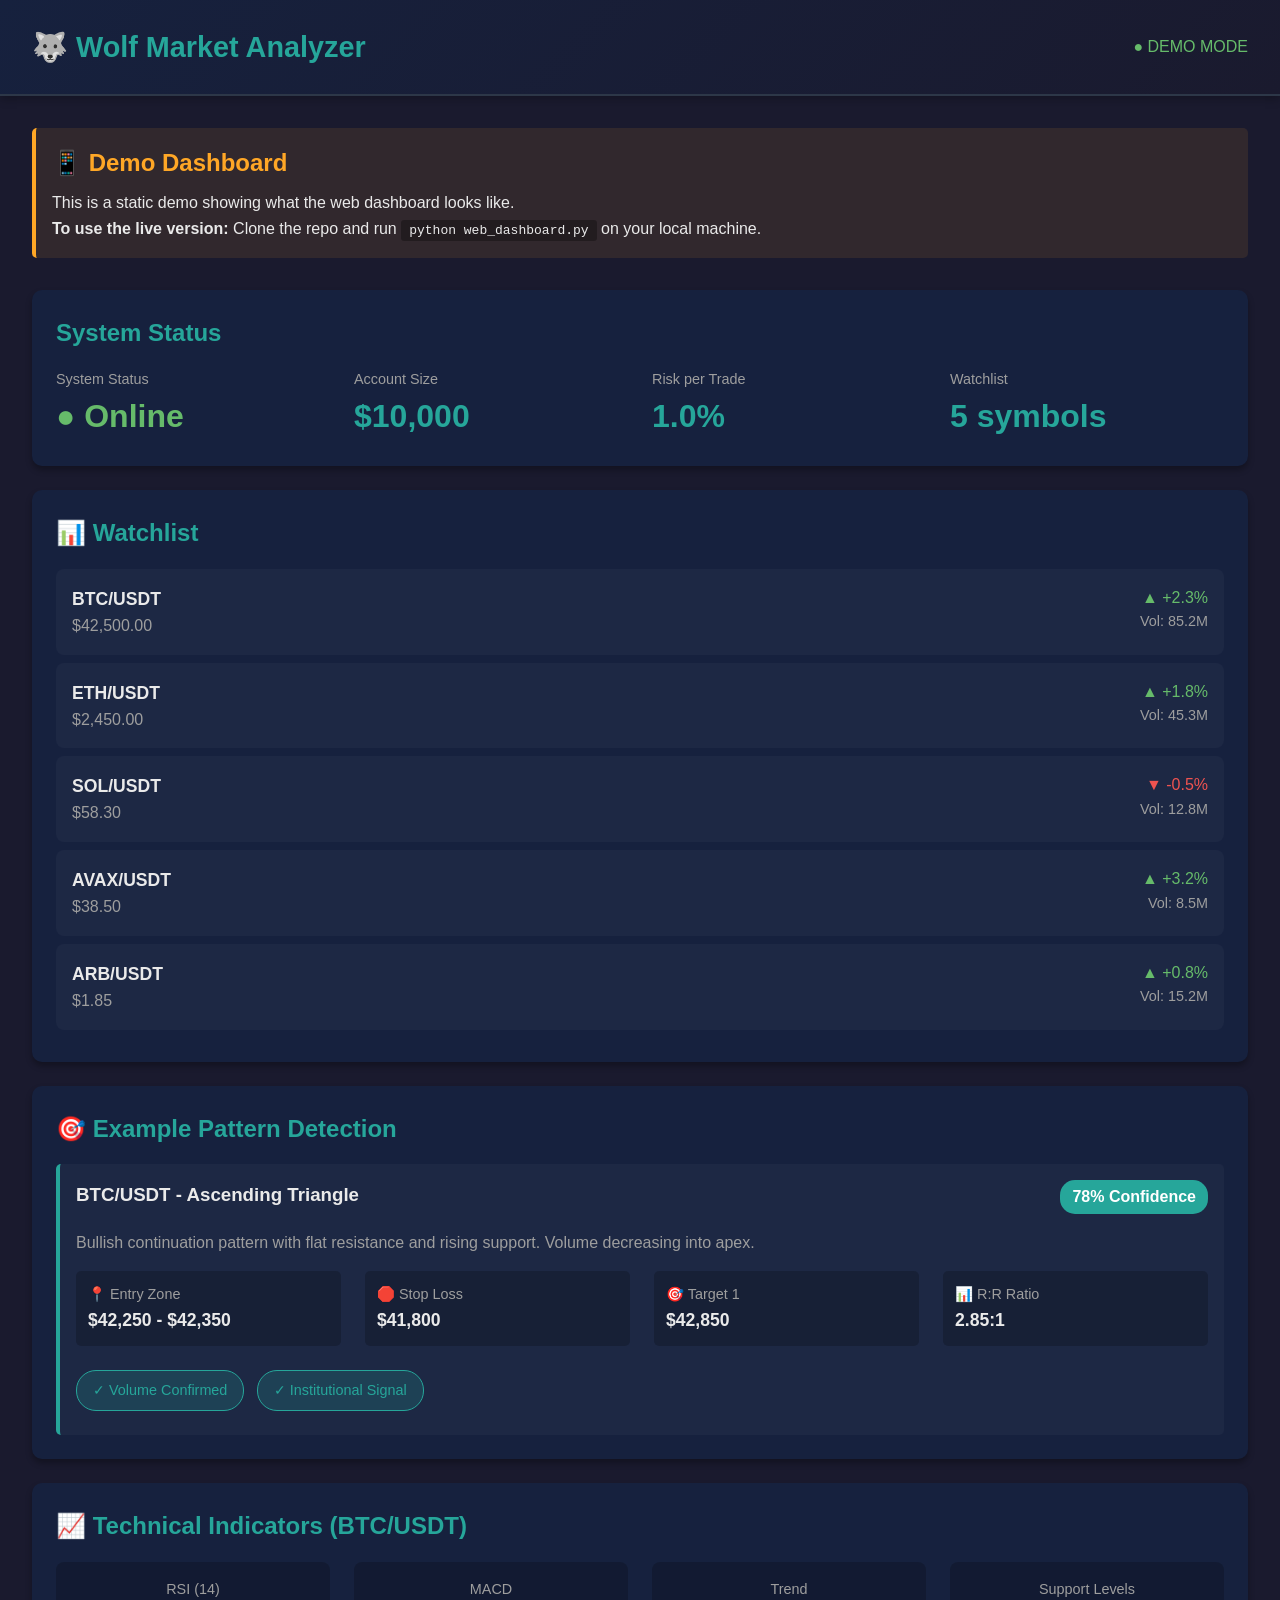
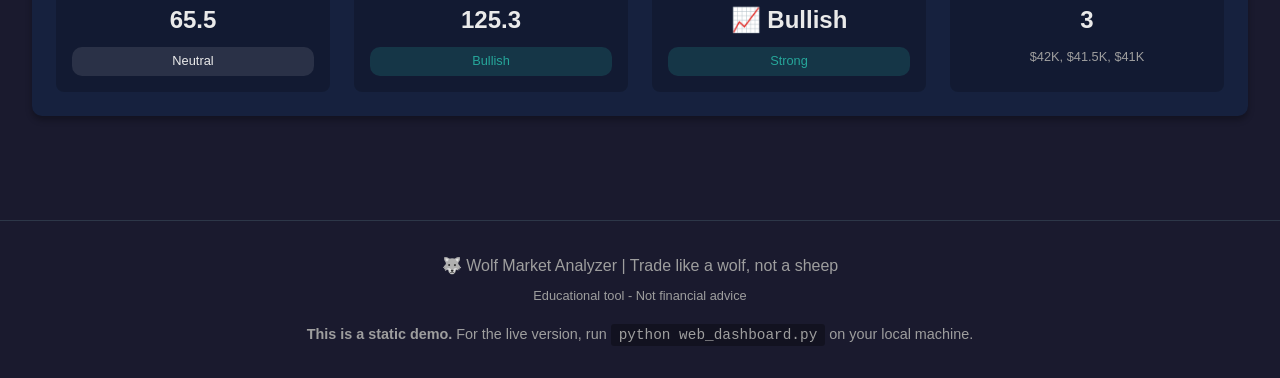
<file: demo_dashboard.html>
<!DOCTYPE html>
<html lang="en">
<head>
    <meta charset="UTF-8">
    <meta name="viewport" content="width=device-width, initial-scale=1.0">
    <title>Wolf Market Analyzer - Demo Dashboard</title>
    <style>
        * {
            margin: 0;
            padding: 0;
            box-sizing: border-box;
        }

        body {
            font-family: 'Segoe UI', Tahoma, Geneva, Verdana, sans-serif;
            background-color: #1a1a2e;
            color: #eaeaea;
            line-height: 1.6;
        }

        .header {
            background: linear-gradient(135deg, #16213e 0%, #1a1a2e 100%);
            padding: 1.5rem 2rem;
            border-bottom: 2px solid #2d3748;
            box-shadow: 0 2px 10px rgba(0,0,0,0.3);
        }

        .header-content {
            max-width: 1400px;
            margin: 0 auto;
            display: flex;
            justify-content: space-between;
            align-items: center;
        }

        .logo {
            font-size: 1.8rem;
            font-weight: bold;
            color: #26a69a;
        }

        .container {
            max-width: 1400px;
            margin: 0 auto;
            padding: 2rem;
        }

        .card {
            background-color: #16213e;
            border-radius: 10px;
            padding: 1.5rem;
            margin-bottom: 1.5rem;
            box-shadow: 0 4px 6px rgba(0,0,0,0.3);
        }

        .card-title {
            font-size: 1.5rem;
            margin-bottom: 1rem;
            color: #26a69a;
        }

        .dashboard-grid {
            display: grid;
            grid-template-columns: repeat(auto-fit, minmax(250px, 1fr));
            gap: 1.5rem;
        }

        .stat-value {
            font-size: 2rem;
            font-weight: bold;
            color: #26a69a;
        }

        .stat-label {
            color: #9e9e9e;
            font-size: 0.9rem;
        }

        .watchlist-item {
            display: flex;
            justify-content: space-between;
            padding: 1rem;
            background-color: rgba(255,255,255,0.03);
            border-radius: 8px;
            margin-bottom: 0.5rem;
        }

        .positive {
            color: #66bb6a;
        }

        .negative {
            color: #ef5350;
        }

        .pattern-badge {
            display: inline-block;
            padding: 0.5rem 1rem;
            border-radius: 20px;
            font-size: 0.9rem;
            margin: 0.5rem 0.5rem 0.5rem 0;
            background-color: rgba(38, 166, 154, 0.2);
            color: #26a69a;
            border: 1px solid #26a69a;
        }

        .status-online {
            color: #66bb6a;
        }

        .demo-note {
            background-color: rgba(255, 167, 38, 0.1);
            border-left: 4px solid #ffa726;
            padding: 1rem;
            margin-bottom: 2rem;
            border-radius: 5px;
        }
    </style>
</head>
<body>
    <header class="header">
        <div class="header-content">
            <div class="logo">🐺 Wolf Market Analyzer</div>
            <div style="color: #66bb6a;">● DEMO MODE</div>
        </div>
    </header>

    <main class="container">
        <div class="demo-note">
            <h2 style="color: #ffa726; margin-bottom: 0.5rem;">📱 Demo Dashboard</h2>
            <p>This is a static demo showing what the web dashboard looks like.</p>
            <p><strong>To use the live version:</strong> Clone the repo and run <code style="background: rgba(0,0,0,0.3); padding: 0.2rem 0.5rem; border-radius: 3px;">python web_dashboard.py</code> on your local machine.</p>
        </div>

        <div class="card">
            <h2 class="card-title">System Status</h2>
            <div class="dashboard-grid">
                <div>
                    <p class="stat-label">System Status</p>
                    <p class="stat-value status-online">● Online</p>
                </div>
                <div>
                    <p class="stat-label">Account Size</p>
                    <p class="stat-value">$10,000</p>
                </div>
                <div>
                    <p class="stat-label">Risk per Trade</p>
                    <p class="stat-value">1.0%</p>
                </div>
                <div>
                    <p class="stat-label">Watchlist</p>
                    <p class="stat-value">5 symbols</p>
                </div>
            </div>
        </div>

        <div class="card">
            <h2 class="card-title">📊 Watchlist</h2>
            <div class="watchlist-item">
                <div>
                    <div style="font-weight: bold; font-size: 1.1rem;">BTC/USDT</div>
                    <div style="color: #9e9e9e;">$42,500.00</div>
                </div>
                <div style="text-align: right;">
                    <div class="positive">▲ +2.3%</div>
                    <div style="color: #9e9e9e; font-size: 0.9rem;">Vol: 85.2M</div>
                </div>
            </div>

            <div class="watchlist-item">
                <div>
                    <div style="font-weight: bold; font-size: 1.1rem;">ETH/USDT</div>
                    <div style="color: #9e9e9e;">$2,450.00</div>
                </div>
                <div style="text-align: right;">
                    <div class="positive">▲ +1.8%</div>
                    <div style="color: #9e9e9e; font-size: 0.9rem;">Vol: 45.3M</div>
                </div>
            </div>

            <div class="watchlist-item">
                <div>
                    <div style="font-weight: bold; font-size: 1.1rem;">SOL/USDT</div>
                    <div style="color: #9e9e9e;">$58.30</div>
                </div>
                <div style="text-align: right;">
                    <div class="negative">▼ -0.5%</div>
                    <div style="color: #9e9e9e; font-size: 0.9rem;">Vol: 12.8M</div>
                </div>
            </div>

            <div class="watchlist-item">
                <div>
                    <div style="font-weight: bold; font-size: 1.1rem;">AVAX/USDT</div>
                    <div style="color: #9e9e9e;">$38.50</div>
                </div>
                <div style="text-align: right;">
                    <div class="positive">▲ +3.2%</div>
                    <div style="color: #9e9e9e; font-size: 0.9rem;">Vol: 8.5M</div>
                </div>
            </div>

            <div class="watchlist-item">
                <div>
                    <div style="font-weight: bold; font-size: 1.1rem;">ARB/USDT</div>
                    <div style="color: #9e9e9e;">$1.85</div>
                </div>
                <div style="text-align: right;">
                    <div class="positive">▲ +0.8%</div>
                    <div style="color: #9e9e9e; font-size: 0.9rem;">Vol: 15.2M</div>
                </div>
            </div>
        </div>

        <div class="card">
            <h2 class="card-title">🎯 Example Pattern Detection</h2>
            <div style="background-color: rgba(255,255,255,0.03); border-left: 4px solid #26a69a; padding: 1rem; border-radius: 5px;">
                <div style="display: flex; justify-content: space-between; margin-bottom: 1rem;">
                    <h3>BTC/USDT - Ascending Triangle</h3>
                    <span style="background-color: #26a69a; color: white; padding: 0.25rem 0.75rem; border-radius: 15px; font-weight: bold;">78% Confidence</span>
                </div>

                <p style="color: #9e9e9e; margin-bottom: 1rem;">
                    Bullish continuation pattern with flat resistance and rising support. Volume decreasing into apex.
                </p>

                <div class="dashboard-grid" style="margin-bottom: 1rem;">
                    <div style="background-color: rgba(0,0,0,0.2); padding: 0.75rem; border-radius: 5px;">
                        <div class="stat-label">📍 Entry Zone</div>
                        <div style="font-size: 1.1rem; font-weight: bold;">$42,250 - $42,350</div>
                    </div>
                    <div style="background-color: rgba(0,0,0,0.2); padding: 0.75rem; border-radius: 5px;">
                        <div class="stat-label">🛑 Stop Loss</div>
                        <div style="font-size: 1.1rem; font-weight: bold;">$41,800</div>
                    </div>
                    <div style="background-color: rgba(0,0,0,0.2); padding: 0.75rem; border-radius: 5px;">
                        <div class="stat-label">🎯 Target 1</div>
                        <div style="font-size: 1.1rem; font-weight: bold;">$42,850</div>
                    </div>
                    <div style="background-color: rgba(0,0,0,0.2); padding: 0.75rem; border-radius: 5px;">
                        <div class="stat-label">📊 R:R Ratio</div>
                        <div style="font-size: 1.1rem; font-weight: bold;">2.85:1</div>
                    </div>
                </div>

                <div>
                    <span class="pattern-badge">✓ Volume Confirmed</span>
                    <span class="pattern-badge">✓ Institutional Signal</span>
                </div>
            </div>
        </div>

        <div class="card">
            <h2 class="card-title">📈 Technical Indicators (BTC/USDT)</h2>
            <div class="dashboard-grid">
                <div style="background-color: rgba(0,0,0,0.2); padding: 1rem; border-radius: 8px; text-align: center;">
                    <div class="stat-label">RSI (14)</div>
                    <div style="font-size: 1.5rem; font-weight: bold;">65.5</div>
                    <div style="margin-top: 0.5rem; padding: 0.25rem 0.5rem; background-color: rgba(255,255,255,0.1); border-radius: 10px; font-size: 0.8rem;">Neutral</div>
                </div>

                <div style="background-color: rgba(0,0,0,0.2); padding: 1rem; border-radius: 8px; text-align: center;">
                    <div class="stat-label">MACD</div>
                    <div style="font-size: 1.5rem; font-weight: bold;">125.3</div>
                    <div style="margin-top: 0.5rem; padding: 0.25rem 0.5rem; background-color: rgba(38, 166, 154, 0.2); color: #26a69a; border-radius: 10px; font-size: 0.8rem;">Bullish</div>
                </div>

                <div style="background-color: rgba(0,0,0,0.2); padding: 1rem; border-radius: 8px; text-align: center;">
                    <div class="stat-label">Trend</div>
                    <div style="font-size: 1.5rem; font-weight: bold;">📈 Bullish</div>
                    <div style="margin-top: 0.5rem; padding: 0.25rem 0.5rem; background-color: rgba(38, 166, 154, 0.2); color: #26a69a; border-radius: 10px; font-size: 0.8rem;">Strong</div>
                </div>

                <div style="background-color: rgba(0,0,0,0.2); padding: 1rem; border-radius: 8px; text-align: center;">
                    <div class="stat-label">Support Levels</div>
                    <div style="font-size: 1.5rem; font-weight: bold;">3</div>
                    <div style="margin-top: 0.5rem; font-size: 0.8rem; color: #9e9e9e;">$42K, $41.5K, $41K</div>
                </div>
            </div>
        </div>
    </main>

    <footer style="text-align: center; padding: 2rem; color: #9e9e9e; border-top: 1px solid #2d3748; margin-top: 3rem;">
        <p>🐺 Wolf Market Analyzer | Trade like a wolf, not a sheep</p>
        <p style="font-size: 0.8rem; margin-top: 0.5rem;">Educational tool - Not financial advice</p>
        <p style="margin-top: 1rem; font-size: 0.9rem;">
            <strong>This is a static demo.</strong> For the live version, run <code style="background: rgba(0,0,0,0.3); padding: 0.2rem 0.5rem; border-radius: 3px;">python web_dashboard.py</code> on your local machine.
        </p>
    </footer>
</body>
</html>
</file>
